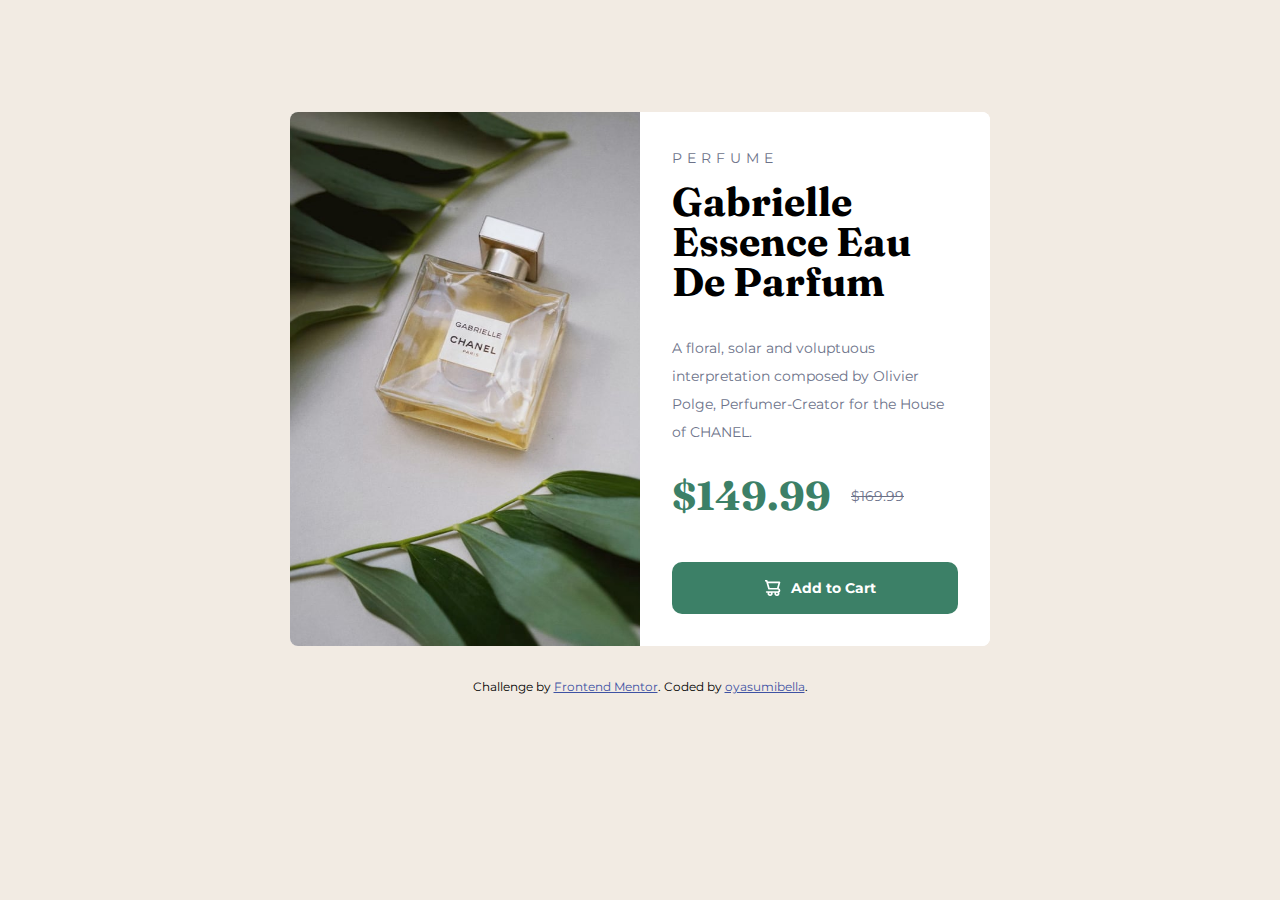
<file: index.html>
<!DOCTYPE html>
<html lang="en">

<head>
  <meta charset="UTF-8">
  <meta name="viewport" content="width=device-width, initial-scale=1.0">
  <!-- displays site properly based on user's device -->

  <link rel="icon" type="image/png" sizes="32x32" href="./images/favicon-32x32.png">
  <link rel="stylesheet" href="index.css">
  <title>Frontend Mentor | Product preview card component</title>
</head>

<body>
  <main>
    <article class="product-container">
      <picture class="product-img">
        <source srcset="images/image-product-desktop.jpg" media="(min-width: 620px)">
        <img src="images/image-product-mobile.jpg" alt="">
      </picture>

      <div class="product-details">
        <p class="uppercase product-type">Perfume</p>

        <h1 class="product-name">Gabrielle Essence Eau De Parfum</h1>

        <p class="product-desc">A floral, solar and voluptuous interpretation composed by Olivier Polge,
          Perfumer-Creator for the House of CHANEL.</p>

        <div class="product-price">
          <h1 class="product-discount-price">$149.99</h1>
          <p class="product-original-price">$169.99</p>
        </div>

        <button class="product-btn">
          <img src="images/icon-cart.svg" alt="">
          Add to Cart
        </button>
      </div>
    </article>
  </main>

  <footer>
    <div class="attribution">
      Challenge by <a href="https://www.frontendmentor.io?ref=challenge" target="_blank">Frontend Mentor</a>.
      Coded by <a href="#">oyasumibella</a>.
    </div>
  </footer>
</body>

</html>
</file>
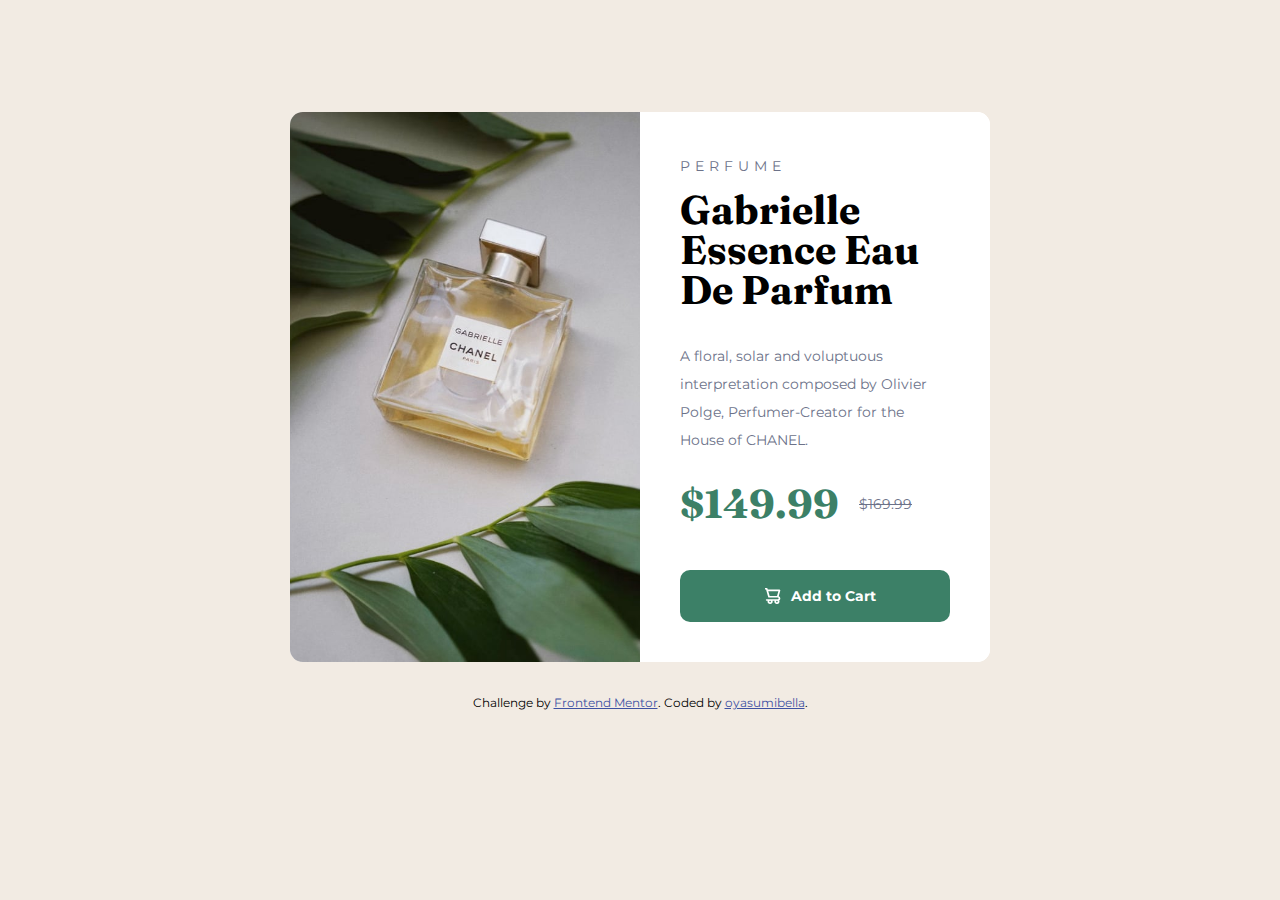
<file: product-preview-card-component-main/index.html>
<!DOCTYPE html>
<html lang="en">

<head>
  <meta charset="UTF-8">
  <meta name="viewport" content="width=device-width, initial-scale=1.0">
  <!-- displays site properly based on user's device -->

  <link rel="icon" type="image/png" sizes="32x32" href="./images/favicon-32x32.png">
  <link rel="stylesheet" href="index.css">
  <title>Frontend Mentor | Product preview card component</title>
</head>

<body>
  <main>
    <article class="product-container">
      <picture class="product-img">
        <source srcset="images/image-product-desktop.jpg" media="(min-width: 620px)">
        <img src="images/image-product-mobile.jpg" alt="Gabrielle Essence Eau de Parfum decanter with leaves surrounding it">
      </picture>

      <div class="product-details">
        <p class="uppercase product-type">Perfume</p>

        <h1 class="product-name">Gabrielle Essence Eau De Parfum</h1>

        <p class="product-desc">A floral, solar and voluptuous interpretation composed by Olivier Polge,
          Perfumer-Creator for the House of CHANEL.</p>

        <div class="product-price">
          <h2 class="product-discount-price">$149.99</h2>
          <p class="product-original-price">$169.99</p>
        </div>

        <button class="product-btn">
          <img src="images/icon-cart.svg" alt="Shopping Cart">
          Add to Cart
        </button>
      </div>
    </article>
  </main>

  <footer>
    <div class="attribution">
      Challenge by <a href="https://www.frontendmentor.io?ref=challenge" target="_blank">Frontend Mentor</a>.
      Coded by <a href="#">oyasumibella</a>.
    </div>
  </footer>
</body>

</html>
</file>
<file: index.css>
@import url('https://fonts.googleapis.com/css2?family=Fraunces:wght@700&family=Montserrat:wght@500;700&display=swap');

:root {
    --clr-primary-dark-cyan: hsl(158, 36%, 37%);
    --clr-primary-cream: hsl(30, 38%, 92%);

    --clr-neutral-very-dark-blue: hsl(212, 21%, 14%);
    --clr-neutral-grayish-blue: hsl(228, 12%, 48%);
    --clr-neutral-white: hsl(0, 0%, 100%);

    --fw-medium-500: 500;
    --fw-bold-700: 700;

    --fs-paragraph: 14px;

    --ff-fraunces: 'Fraunces', serif;
    --ff-montserrat: 'Montserrat', sans-serif;

}

/*
  1. Use a more-intuitive box-sizing model.
*/
*, *::before, *::after {
    box-sizing: border-box;
  }
  /*
    2. Remove default margin
  */
  * {
    margin: 0;
  }
  /*
    Typographic tweaks!
    3. Add accessible line-height
    4. Improve text rendering
  */
  body {
    line-height: 1.5;
    -webkit-font-smoothing: antialiased;
  }
  /*
    5. Improve media defaults
  */
  img, picture, video, canvas, svg {
    display: block;
    max-width: 100%;
  }
  /*
    6. Remove built-in form typography styles
  */
  input, button, textarea, select {
    font: inherit;
  }
  /*
    7. Avoid text overflows
  */
  p, h1, h2, h3, h4, h5, h6 {
    overflow-wrap: break-word;
  }
  /*
    8. Create a root stacking context
  */
  #root, #__next {
    isolation: isolate;
  }

  body {
    background-color: var(--clr-primary-cream);
    max-height: 100vh;

    display: grid;
    place-items: center;
  }

  .product-name,
  .product-discount-price {
    font-family: var(--ff-fraunces);
    font-size: 2rem;
  }

  .product-name {
    line-height: 1;
  }

  .product-details p {
    color: var(--clr-neutral-grayish-blue);
    font-family: var(--ff-montserrat);
    font-size: var(--fs-paragraph);
    line-height: 2;
  }

  .product-desc {
    margin-top: 18px;
  }

  .uppercase {
    text-transform: uppercase;
    letter-spacing: 5px;
    font-size: 12px;
    margin-bottom: 5px;
  }

  .product-original-price {
    text-decoration: line-through;
  }

  .product-discount-price {
    color: var(--clr-primary-dark-cyan);
  }

  .product-price {
    display: flex;
    flex-wrap: wrap;
    align-items: center;
    gap: 20px;
    padding: 10px 0;
  }

  .product-container {
    background: var(--clr-neutral-white);
    margin: 2rem 1rem;
    overflow: hidden;
    max-width: 700px;
    border-radius: 0.5rem;
  }

  .product-details {
    background: var(--clr-neutral-white);
    padding: 1rem;
  }

  .product-btn {
    background: var(--clr-primary-dark-cyan);
    border-radius: 10px;
    border: 0;
    color: var(--clr-neutral-white);
    font-family: var(--ff-montserrat);
    font-weight: var(--fw-bold-700);
    font-size: var(--fs-paragraph);
    padding: 0.5rem;
    width: 100%;

    display: flex;
    justify-content: center;
    align-items: center;

    transition: background .3s ease;
  }

  .product-btn img {
    height: 16px;
    width: 16px;
    margin: 10px;
  }

  .product-btn:hover {
    background: hsl(158, 63%, 12%);
    cursor: pointer;
  }

  .attribution {
    font-size: 12px;
    text-align: center;
    font-family: var(--ff-montserrat);
  }

  .attribution a {
    color: hsl(228, 45%, 44%);
  }

  @media (min-width: 620px) {
    body {
        margin: 5rem;
    }
    .product-container {
        display: grid;
        grid-template-columns: 1fr 1fr;
    }
    .product-details {
        padding: 2rem;
    }
    .product-name,
    .product-discount-price {
        font-size: 2.5rem;
        margin: 10px 0;
    }
    .product-img img {
        height: 100%;
        object-fit: cover;
    }
    .product-btn {
        margin-top: 1rem;
    }
    .product-desc {
        margin: 2rem 0 0 0;
    }
  }
</file>
<file: product-preview-card-component-main/index.css>
@import url('https://fonts.googleapis.com/css2?family=Fraunces:wght@700&family=Montserrat:wght@500;700&display=swap');

:root {
    --clr-primary-dark-cyan: hsl(158, 36%, 37%);
    --clr-primary-cream: hsl(30, 38%, 92%);

    --clr-neutral-very-dark-blue: hsl(212, 21%, 14%);
    --clr-neutral-grayish-blue: hsl(228, 12%, 48%);
    --clr-neutral-white: hsl(0, 0%, 100%);

    --fw-medium-500: 500;
    --fw-bold-700: 700;

    --fs-paragraph: 14px;

    --ff-fraunces: 'Fraunces', serif;
    --ff-montserrat: 'Montserrat', sans-serif;

}

/*
  1. Use a more-intuitive box-sizing model.
*/
*, *::before, *::after {
    box-sizing: border-box;
  }
  /*
    2. Remove default margin
  */
  * {
    margin: 0;
  }
  /*
    Typographic tweaks!
    3. Add accessible line-height
    4. Improve text rendering
  */
  body {
    line-height: 1.5;
    -webkit-font-smoothing: antialiased;
  }
  /*
    5. Improve media defaults
  */
  img, picture, video, canvas, svg {
    display: block;
    max-width: 100%;
  }
  /*
    6. Remove built-in form typography styles
  */
  input, button, textarea, select {
    font: inherit;
  }
  /*
    7. Avoid text overflows
  */
  p, h1, h2, h3, h4, h5, h6 {
    overflow-wrap: break-word;
  }
  /*
    8. Create a root stacking context
  */
  #root, #__next {
    isolation: isolate;
  }

  body {
    background-color: var(--clr-primary-cream);
    max-height: 100vh;

    display: grid;
    place-items: center;
  }

  .product-name,
  .product-discount-price {
    font-family: var(--ff-fraunces);
    font-size: 2rem;
  }

  .product-name {
    line-height: 1;
  }

  .product-details p {
    color: var(--clr-neutral-grayish-blue);
    font-family: var(--ff-montserrat);
    font-size: var(--fs-paragraph);
    line-height: 2;
  }

  .product-desc {
    margin-top: 18px;
  }

  .uppercase {
    text-transform: uppercase;
    letter-spacing: 5px;
    font-size: 12px;
    margin-bottom: 5px;
  }

  .product-original-price {
    text-decoration: line-through;
  }

  .product-discount-price {
    color: var(--clr-primary-dark-cyan);
  }

  .product-price {
    display: flex;
    flex-wrap: wrap;
    align-items: center;
    gap: 20px;
    padding: 10px 0;
  }

  .product-container {
    background: var(--clr-neutral-white);
    margin: 2rem 1rem;
    overflow: hidden;
    max-width: 700px;
    border-radius: 0.8rem;
  }

  .product-details {
    background: var(--clr-neutral-white);
    padding: 1rem;
  }

  .product-btn {
    background: var(--clr-primary-dark-cyan);
    border-radius: 10px;
    border: 0;
    color: var(--clr-neutral-white);
    font-family: var(--ff-montserrat);
    font-weight: var(--fw-bold-700);
    font-size: var(--fs-paragraph);
    padding: 0.5rem;
    width: 100%;

    display: flex;
    justify-content: center;
    align-items: center;

    transition: background .3s ease;
  }

  .product-btn img {
    height: 16px;
    width: 16px;
    margin: 10px;
  }

  .product-btn:hover {
    background: hsl(158, 63%, 12%);
    cursor: pointer;
  }

  .attribution {
    font-size: 12px;
    text-align: center;
    font-family: var(--ff-montserrat);
  }

  .attribution a {
    color: hsl(228, 45%, 44%);
  }

  @media (min-width: 620px) {
    body {
        margin: 5rem;
    }
    .product-container {
        display: grid;
        grid-template-columns: 1fr 1fr;
    }
    .product-details {
        padding: 2.5rem;
    }
    .product-name,
    .product-discount-price {
        font-size: 2.5rem;
        margin: 10px 0;
    }
    .product-img img {
        height: 100%;
        object-fit: cover;
    }
    .product-btn {
        margin-top: 1rem;
    }
    .product-desc {
        margin: 2rem 0 0 0;
    }
  }
</file>
